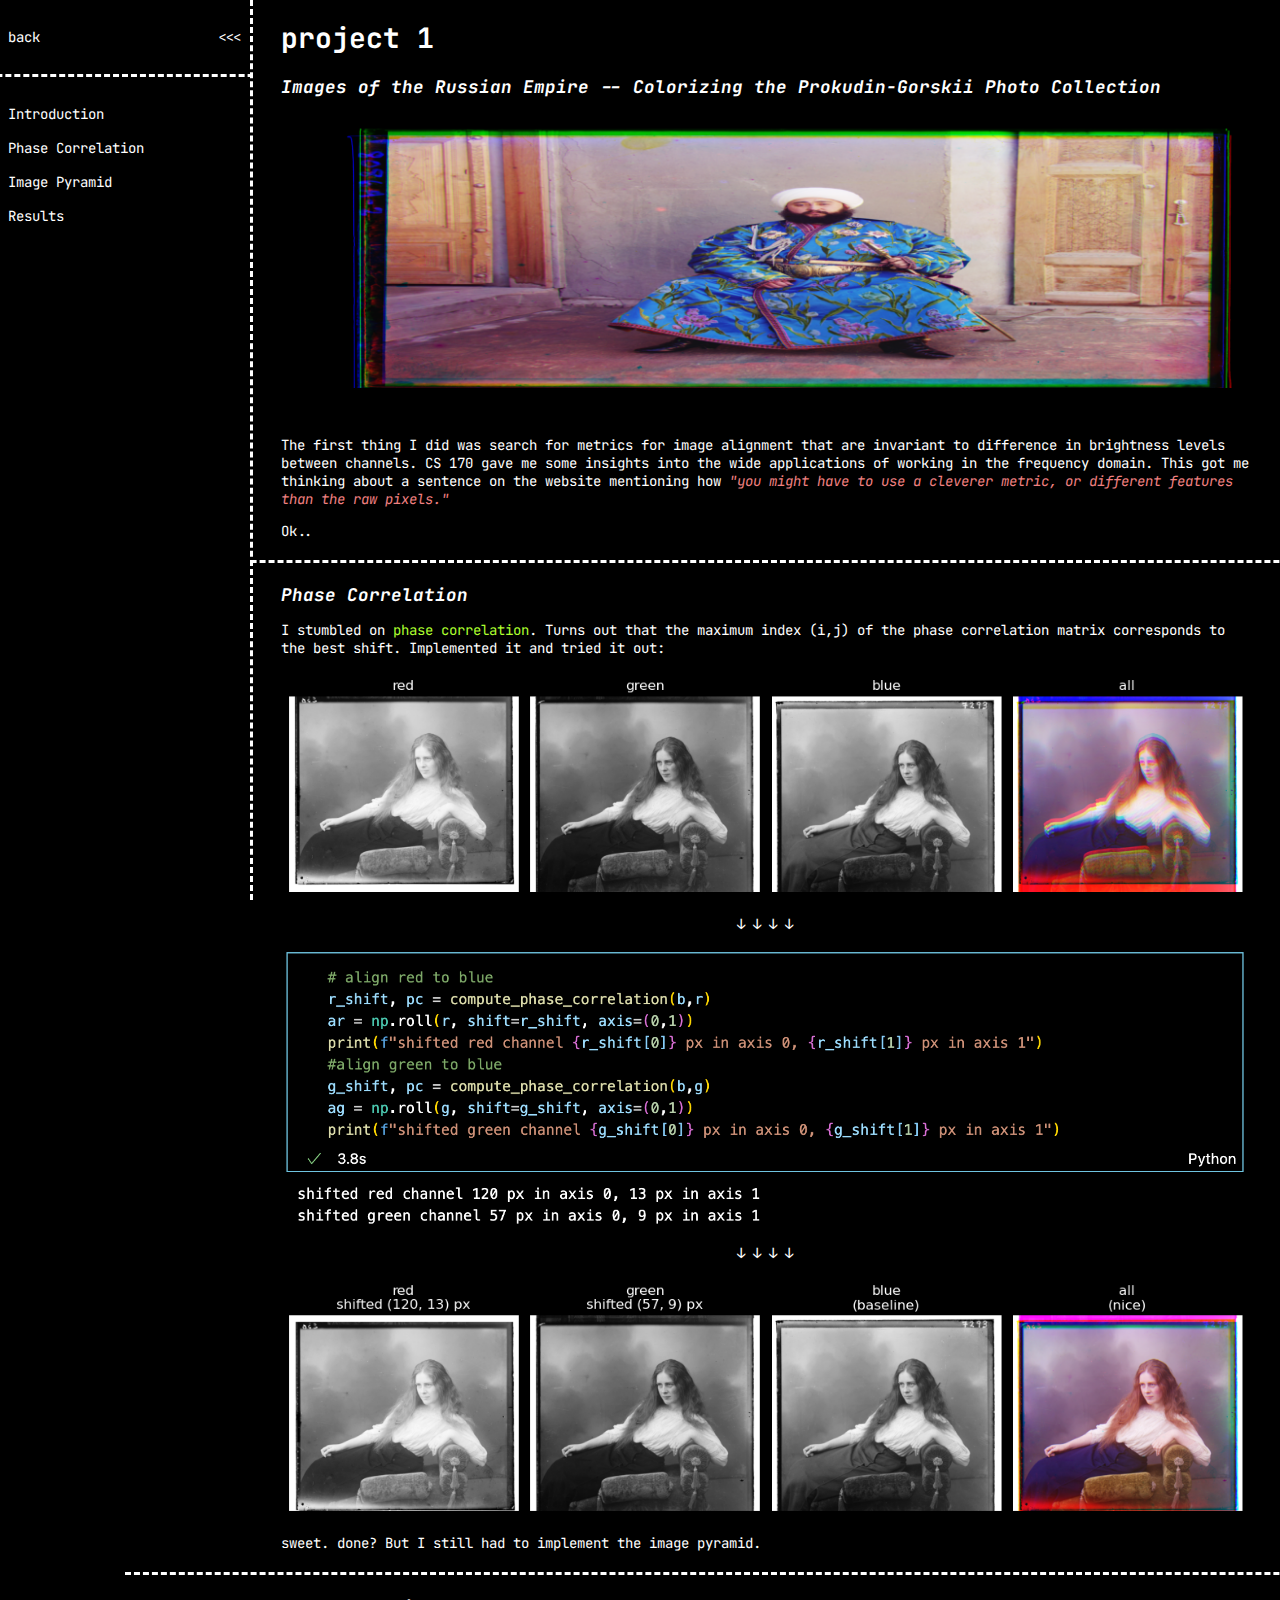
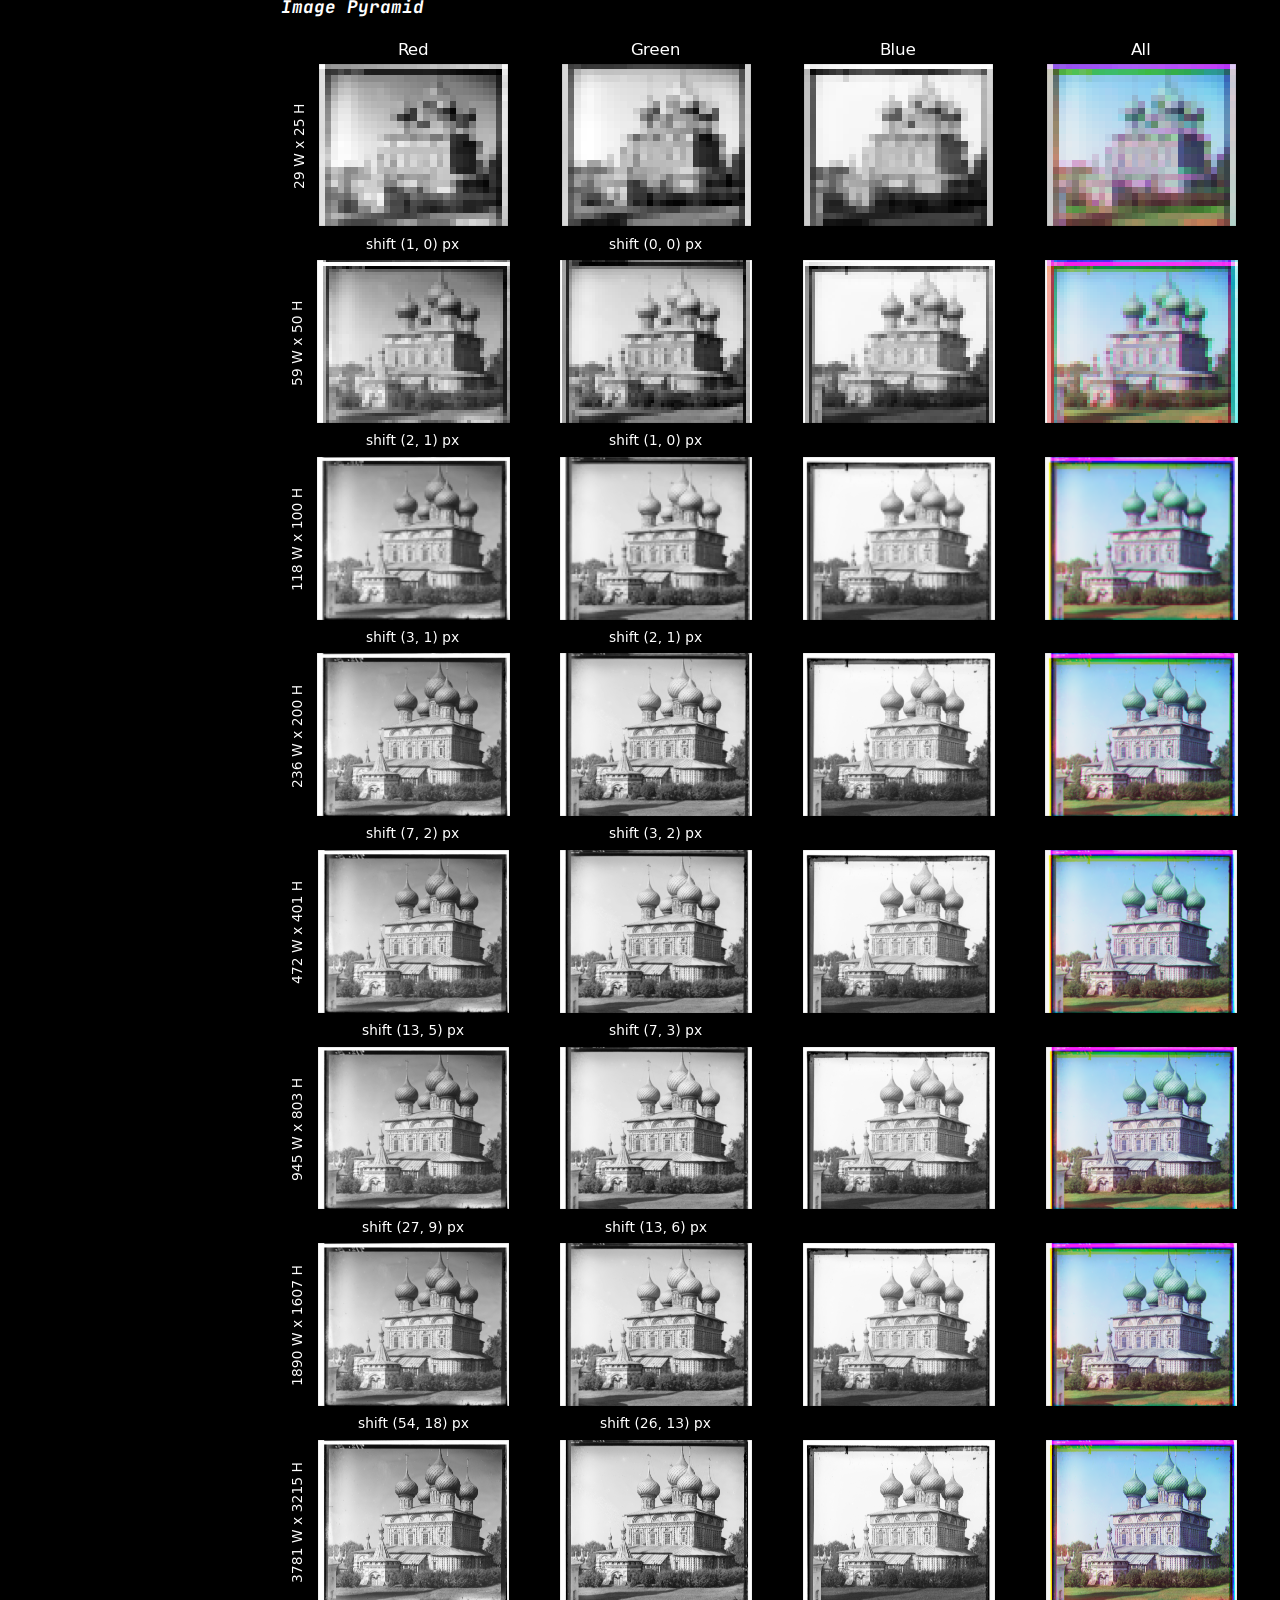
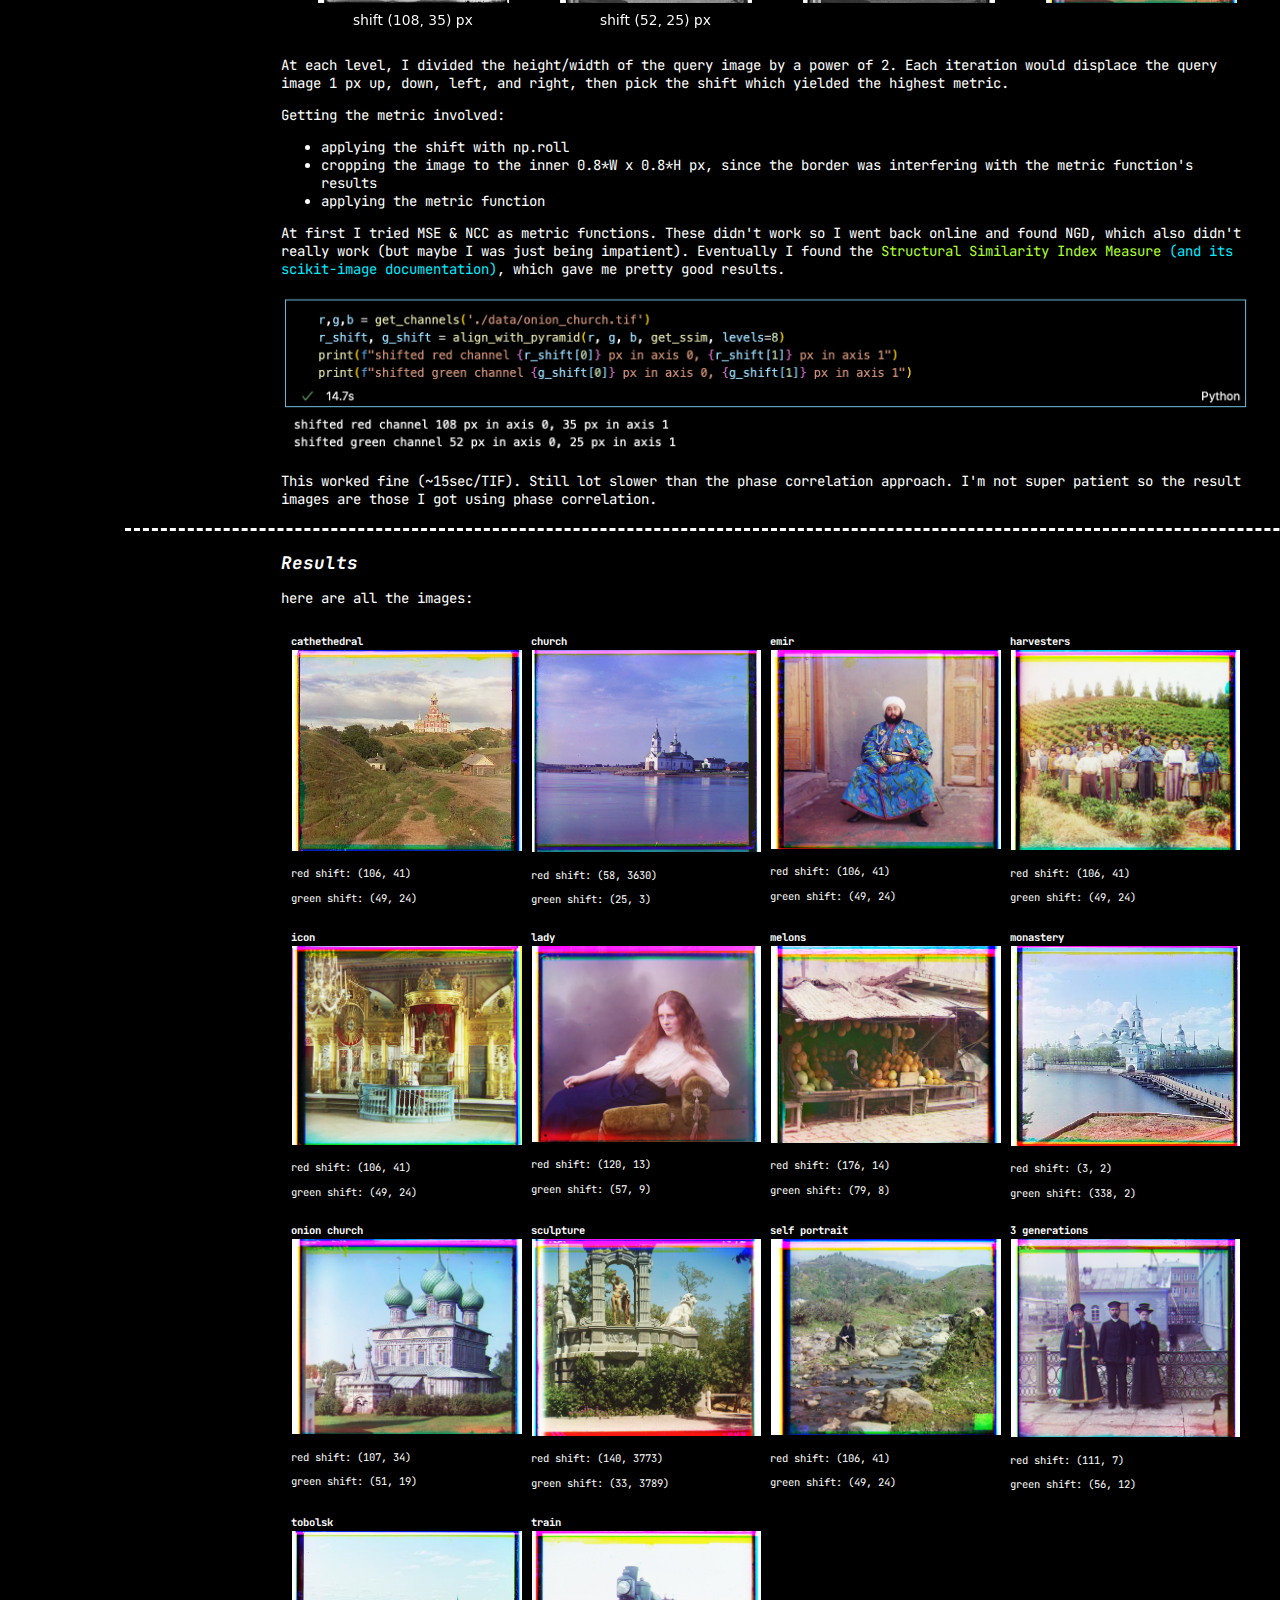
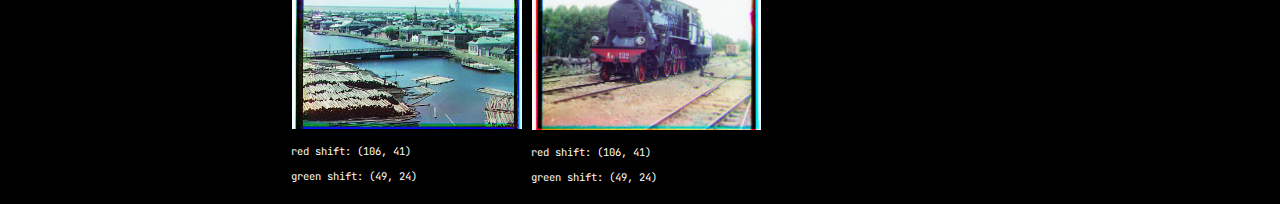
<file: proj1.html>
<!DOCTYPE HTML>
<html lang="en">
<head>
    <meta charset="UTF-8">
    <meta name="viewport" content="width=device-width, initial-scale=1.0">
    <title>proj1</title>

    <link href="https://fonts.googleapis.com/css2?family=JetBrains+Mono:wght@400;700&display=swap" rel="stylesheet">
    <link rel="stylesheet" href="styles.css">
    <link rel="icon" href="./assets/proj1/wide_emir.png">
    <script src="main.js"></script>
</head>
<body> 
    <div class="content-wrapper">
        <div id="mySidebar" class="sidebar">
            <div class="sidebar-header">
                <a href="index.html" class="back-link">back</a>
                <div class="toggle-btn" onclick="toggleNav()">&gt;&gt;&gt;</div>
            </div>
            <div class="header-line"></div>
            <div class="sidebar-content">
                <ol>
                    <li>
                        <a href="#introduction">Introduction</a>
                    </li>
                    <li>
                        <a href="#phase-correlation">Phase Correlation</a>
                    </li>
                    <li>
                        <a href="#image-pyramid">Image Pyramid</a>
                    </li>
                    <li>
                        <a href="#results">Results</a>
                    </li>
                </ol>
            </div>
        </div>

        <div id="main">
            <h1>project 1</h1>
            <h2 id="introduction">
                Images of the Russian Empire -- Colorizing the Prokudin-Gorskii Photo Collection
            </h2>
            <div class="image-container" style="flex-direction: column;">
                <img src="./assets/proj1/wide_emir.png" style="width: min(1000px, 100%);" alt="Wide Emir">
            </div>
            
            <p>
                The first thing I did was search for metrics for image alignment that are invariant to difference in brightness levels between channels. 
                CS 170 gave me some insights into the wide applications of working in the frequency domain. This got me thinking about a sentence on the website mentioning how 
                <i style="color: lightcoral">"you might have to use a cleverer metric, or different features than the raw pixels."</i>
            </p>
            <p>
                Ok..
            </p>
            <div class="header-line"></div>
            <h2 id="phase-correlation">Phase Correlation</h2>
            <p>
                I stumbled on <a href="https://sthoduka.github.io/imreg_fmt/docs/phase-correlation/">phase correlation</a>. 
                Turns out that the maximum index (i,j) of the phase correlation matrix corresponds to the best shift. 
                Implemented it and tried it out:
            </p>
            <div class="image-container" style="flex-direction: column;">
                <img src="./assets/proj1/lady_channels_raw.png" alt="Lady Raw Channels">
                <p style="text-align: center;">↓ ↓ ↓ ↓</p>
                <img src="./assets/proj1/phase_correlation_code.png">
                <p style="text-align: center;">↓ ↓ ↓ ↓</p>
                <img src="./assets/proj1/lady_channels_shifted.png" alt="Lady Shifted Channels">
            </div>
            <p>
                sweet. done? But I still had to implement the image pyramid.
            </p>
            <div class="header-line"></div>
            <h2 id="image-pyramid">Image Pyramid</h3>
            <div class="img-text-container">
                <div class="img">
                    <img src="./assets/proj1/onion_church_pyramid.png">
                </div>
                <div class="text">
                    <p>
                        At each level, I divided the height/width of the query image by a power of 2.
                        Each iteration would displace the query image 1 px up, down, left, and right, 
                        then pick the shift which yielded the highest metric.
                    </p>
                    <p>
                        Getting the metric involved:
                        <ul>
                            <li>applying the shift with np.roll</li>
                            <li>cropping the image to the inner 0.8*W x 0.8*H px, since the border was interfering with the metric function's results</li>
                            <li>applying the metric function</li>
                        </ul>
                    </p>
                    <p>
                        At first I tried MSE & NCC as metric functions. These didn't work so I went back online and found NGD, which also didn't really work (but maybe I was just being impatient).
                        Eventually I found the <a href="https://en.wikipedia.org/wiki/Structural_similarity_index_measure">Structural Similarity Index Measure</a>
                        <a style="color: rgb(0, 234, 255)" href="https://scikit-image.org/docs/stable/auto_examples/transform/plot_ssim.html">(and its scikit-image documentation)</a>,
                        which gave me pretty good results.
                    </p>
                    <img src="./assets/proj1/pyramid_code.png">

                    <p>
                        This worked fine (~15sec/TIF). 
                        Still lot slower than the phase correlation approach. 
                        I'm not super patient so the result images are those I got using phase correlation.
                    </p>
                </div>
            </div>
            <div class="header-line"></div>
            <h2 id="results">Results</h2>
            <p> here are all the images:</p>
            <div class="image-grid">
                <div>
                    <b>cathethedral</b>
                    <img src="./assets/proj1/results/cathedral.jpeg">
                    <p>red shift: (106, 41)</p>
                    <p>green shift: (49, 24)</p>
                </div>
                <div>
                    <b>church</b>
                    <img src="./assets/proj1/results/church.jpeg">
                    <p>red shift: (58, 3630)</p>
                    <p>green shift: (25, 3)</p>
                </div>
                <div>
                    <b>emir</b>
                    <img src="./assets/proj1/results/emir.jpeg">
                    <p>red shift: (106, 41)</p>
                    <p>green shift: (49, 24)</p>
                </div>
                <div>
                    <b>harvesters</b>
                    <img src="./assets/proj1/results/harvesters.jpeg">
                    <p>red shift: (106, 41)</p>
                    <p>green shift: (49, 24)</p>
                </div>
                <div>
                    <b>icon</b>
                    <img src="./assets/proj1/results/icon.jpeg">
                    <p>red shift: (106, 41)</p>
                    <p>green shift: (49, 24)</p>
                </div>
                <div>
                    <b>lady</b>
                    <img src="./assets/proj1/results/lady.jpeg">
                    <p>red shift: (120, 13)</p>
                    <p>green shift: (57, 9)</p>
                </div>
                <div>
                    <b>melons</b>
                    <img src="./assets/proj1/results/melons.jpeg">
                    <p>red shift: (176, 14)</p>
                    <p>green shift: (79, 8)</p>
                </div>
                <div>
                    <b>monastery</b>
                    <img src="./assets/proj1/results/monastery.jpeg">
                    <p>red shift: (3, 2)</p>
                    <p>green shift: (338, 2)</p>
                </div>
                <div>
                    <b>onion church</b>
                    <img src="./assets/proj1/results/onion_church.jpeg">
                    <p>red shift: (107, 34)</p>
                    <p>green shift: (51, 19)</p>
                </div>
                <div>
                    <b>sculpture</b>
                    <img src="./assets/proj1/results/sculpture.jpeg">
                    <p>red shift: (140, 3773)</p>
                    <p>green shift: (33, 3789)</p>
                </div>
                <div>
                    <b>self portrait</b>
                    <img src="./assets/proj1/results/self_portrait.jpeg">
                    <p>red shift: (106, 41)</p>
                    <p>green shift: (49, 24)</p>
                </div>
                <div>
                    <b>3 generations</b>
                    <img src="./assets/proj1/results/three_generations.jpeg">
                    <p>red shift: (111, 7)</p>
                    <p>green shift: (56, 12)</p>
                </div>
                <div>
                    <b>tobolsk</b>
                    <img src="./assets/proj1/results/tobolsk.jpeg">
                    <p>red shift: (106, 41)</p>
                    <p>green shift: (49, 24)</p>
                </div>
                <div>
                    <b>train</b>
                    <img src="./assets/proj1/results/train.jpeg">
                    <p>red shift: (106, 41)</p>
                    <p>green shift: (49, 24)</p>
                </div>
            </div>
        </div>
    </div>
</body>
</html>
</file>
<file: styles.css>
:root {
    --main-bg-color: black;
    --main-text-color: white;
    --accent-color: violet;
    --code-color: greenyellow;
    --sidebar-width: 250px;
    --sidebar-collapsed-width: 55px;

    /* New text size variables */
    --text-size-desktop: 14px;
    --text-size-mobile: 12px;
}

/* General Styles */
html, body {
    margin: 0;
    padding: 0;
    overflow-x: hidden;
    font-family: 'JetBrains Mono', monospace;
    background-color: var(--main-bg-color);
    color: var(--main-text-color);
    font-size: var(--text-size-desktop);
}

body {
    display: flex;
    justify-content: center;
}

/* Typography */
h1 { font-size: 2rem; font-weight: bold; }
h2 { font-size: 1.25rem; font-style: italic; }
h3 { font-size: 1rem; font-weight: bold; }

code { color: var(--code-color); }

/* Links */
a { color: var(--main-text-color); text-decoration: none; }
a:hover { color: var(--accent-color); text-decoration: None; }

p a { color: var(--code-color); }

/* Layout Elements */
.header-line {
    border-top: 3px dashed var(--main-text-color);
    margin: 20px 0;
    width: 100vw;
    position: relative;
    left: 50%;
    right: 50%;
    margin-left: -50vw;
    margin-right: -50vw;
}

img {
    max-width: 100%;
    height: auto;
    border: 1px solid transparent;
}

img:hover {
    border: 1px solid var(--accent-color);
    cursor: pointer;
}

/* ASCII Art */
.ascii-art {
    white-space: pre;
    font-family: monospace;
    margin: 0 2vw;
}

/* Containers */
.ascii-art-container {
    display: flex;
    justify-content: center;
    align-items: center;
    flex-wrap: wrap;
}

.image-container {
    width: min(100%, 1000px);
    margin: 0 auto;
    display: flex;
    align-items: center;
    justify-content: center;
}

.image-grid {
    display: grid;
    grid-template-columns: repeat(auto-fit, minmax(200px, 1fr));
    gap: 10px;
    padding: 10px;
}

.image-grid img {
    width: 100%;
    height: auto;
}

.image-grid b,
.image-grid p {
    font-size: 0.75rem; /* Adjust this value as needed */
}

/* Image Grid Enlargement */
.image-overlay {
    display: none;
    position: fixed; 
    top: 0;
    left: 0;
    width: 100%;
    height: 100%;
    background-color: rgba(0, 0, 0, 0.9);
    z-index: 1001;
    justify-content: center;
    align-items: center;
}

.enlarged-image {
    max-width: 90%;
    max-height: 90%;
    object-fit: contain;
}

.close-btn {
    position: absolute;
    top: 16px;
    right: 24px;
    color: var(--main-text-color);
    font-size: 2rem;
    font-weight: bold;
    cursor: pointer;
}

.close-btn:hover {
    color: var(--accent-color);
}

/* Make grid images clickable */
.image-grid img {
    cursor: pointer;
}

/* New media query to remove padding and adjust layout for smaller screens */
@media (max-width: 600px) {
    .img-text-container {
        flex-direction: column;
        align-items: center;
        padding: 0; /* Remove padding */
        margin: 0;
        width: 100%;
    }

    .img-text-container .text {
        margin-left: 0; /* Remove left margin */
        width: 100%; /* Full width */
    }

    .img-text-container .image-container {
        max-width: 100%; /* Full width */
        margin-right: 0; /* Remove right margin */
        margin-bottom: 8px; /* Add some space between image and text */
    }
}

/* Sidebar */
.sidebar {
    height: 100%;
    width: var(--sidebar-width);
    position: fixed;
    z-index: 1000;
    top: 0;
    left: 0;
    background-color: var(--main-bg-color);
    overflow-x: hidden;
    transition: 0.5s;
    border-right: 3px dashed var(--main-text-color);
    font-size: inherit; /* This will inherit from the body */
}

.sidebar-header {
    display: flex;
    flex-wrap: wrap;
    justify-content: space-between;
    align-items: center;
    min-width: var(--sidebar-collapsed-width);
    margin-top: 20px;
}

.toggle-btn {
    padding: 8px;
    cursor: pointer;
    color: var(--main-text-color);
    font-size: 1rem;
    transition: 0.3s;
}

.toggle-btn:hover {
    color: var(--accent-color);
}

.sidebar a {
    padding: 8px;
    font-size: 1rem;
    display: block;
}

#main {
    transition: margin-left .5s;
    width: auto;
    padding-left: 16px;
    padding-right: 16px;
    box-sizing: border-box;
    margin-left: var(--sidebar-width);
    margin-right: auto;
}
#main img {
    max-width: 100%;
    height: auto;
}

.sidebar-collapsed {
    width: var(--sidebar-collapsed-width);
}

.sidebar-collapsed .sidebar-content {
    display: none;
}

/* Media Queries */
@media screen and (max-width: 800px) {
    html, body {
        font-size: var(--text-size-mobile);
    }

    .sidebar {
        font-size: inherit;
    }

    .sidebar-content a,
    .sidebar-content li,
    .sidebar-content .project-name {
        font-size: inherit;
        width: 100%;
    }

    .ascii-art-container {
        flex-direction: column;
        justify-content: center;
        margin: 0;
        width: 100%;
    }

    .ascii-art {
        width: 100%;
        margin: 0;
        font-size: 2.72vw;
    }

    .image-grid {
        grid-template-columns: repeat(auto-fit, minmax(100px, 1fr));
    }

    .img-text-container {
        flex-direction: column;
        align-items: center;
        margin: 0;
        width: 100%;
    }

    .img-text-container .text-container,
    .img-text-container .image-container {
        max-width: 100%;
    }

    .sidebar {
        width: min(30vw, var(--sidebar-collapsed-width));
    }

    .sidebar-content {
        display: none;
    }

    #main {
        margin-left: min(30vw, var(--sidebar-collapsed-width));
    }

    .sidebar-expanded {
        width: min(30vw, var(--sidebar-width));
    }

    .sidebar-expanded .sidebar-content {
        display: block;
    }

    /* Ensure all text elements inherit the new font size */
    #main, #main p, #main li, #main h1, #main h2, #main h3, #main h4, #main h5, #main h6 {
        font-size: inherit;
    }

    /* Adjust heading sizes for mobile */
    #main h1 { font-size: 1.5rem; }
    #main h2 { font-size: 1.3rem; }
    #main h3 { font-size: 1.1rem; }

    .MathJax_Display {
        font-size: 80%; /* Reduce font size on smaller screens */
    }
}

/* Ensure proj3.html specific content inherits font size */
#main .content-wrapper {
    font-size: inherit;
}

@media screen and (min-width: 1500px) {
    #main {
        margin-left: calc(var(--sidebar-width) + (100vw - 1500px) / 2);
    }
}

@media (max-width: 250px) {
    .sidebar-header {
        flex-direction: column;
        align-items: center;
    }
}
.sidebar-content ol {
    list-style-type: none;
    padding-left: 0;
}

.sidebar-content ol ol {
    margin-left: 16px;
}

.sidebar-content li {
    display: flex;
    flex-wrap: wrap;
    align-items: center;
    padding-right: 8px;
}

.sidebar-content li > a {
    flex: 1 1 calc(100% - 30px);
    padding: 8px 0 8px 8px;
    font-size: 1rem;
    word-wrap: break-word;
    overflow-wrap: break-word;
    hyphens: auto;
}

.caret {
    cursor: pointer;
    user-select: none;
    padding: 8px 4px;
    transition: color 0.3s;
    font-size: 1em;
    line-height: 1;
    flex: 0 0 auto;
    align-self: flex-start;
}

.sidebar-content li.active > ol {
    flex-basis: 100%;
    margin-left: 16px;
}

.sidebar-list {
    list-style-type: decimal;
    padding-left: 16px;
}

.sidebar-list ol {
    list-style-type: lower-alpha;
    padding-left: 16px;
}

.sidebar-list li {
    margin-bottom: 5px;
}

.MathJax_Display {
    overflow-x: auto;
    max-width: 100%;
    font-size: 100%;
}

.nav-btn {
    position: absolute;
    top: 50%;
    transform: translateY(-50%);
    background-color: rgba(0, 0, 0, 0);
    color: white;
    border: none;
    font-size: 2rem;
    padding: 10px;
    cursor: pointer;
}

.nav-btn:hover {
    color: var(--accent-color);
}

.prev-btn {
    left: 20px;
}

.next-btn {
    right: 20px;
}

/* New side-by-side container */
.image-text-container {
    display: flex;
    flex-wrap: wrap;
    gap: 20px;
    margin-bottom: 20px;
}

.image-text-item {
    display: flex;
    flex: 1 1 calc(50% - 10px);
    min-width: 300px;
}

.image-text-item .image-container {
    flex: 0 0 50%;
    max-width: 50%;
    height: auto;
}

.image-text-item .text-container {
    flex: 1;
    display: flex;
    flex-direction: column;
    justify-content: center;
    padding: 0 20px;
}

.image-text-container img{
    cursor: pointer;
}

/* Responsive behavior for mobile devices */
@media screen and (max-width: 768px) {
    .image-text-item {
        flex-direction: column;
    }

    .image-text-item .image-container,
    .image-text-item .text-container {
        flex: 1 1 100%;
        max-width: 100%;
        padding: 0;
    }

    .image-text-item .text-container {
        margin-top: 10px;
    }
}

@media (max-width: 768px) and (orientation: landscape) {
    p {
        font-size: var(--text-size-mobile);
    }
}
</file>
